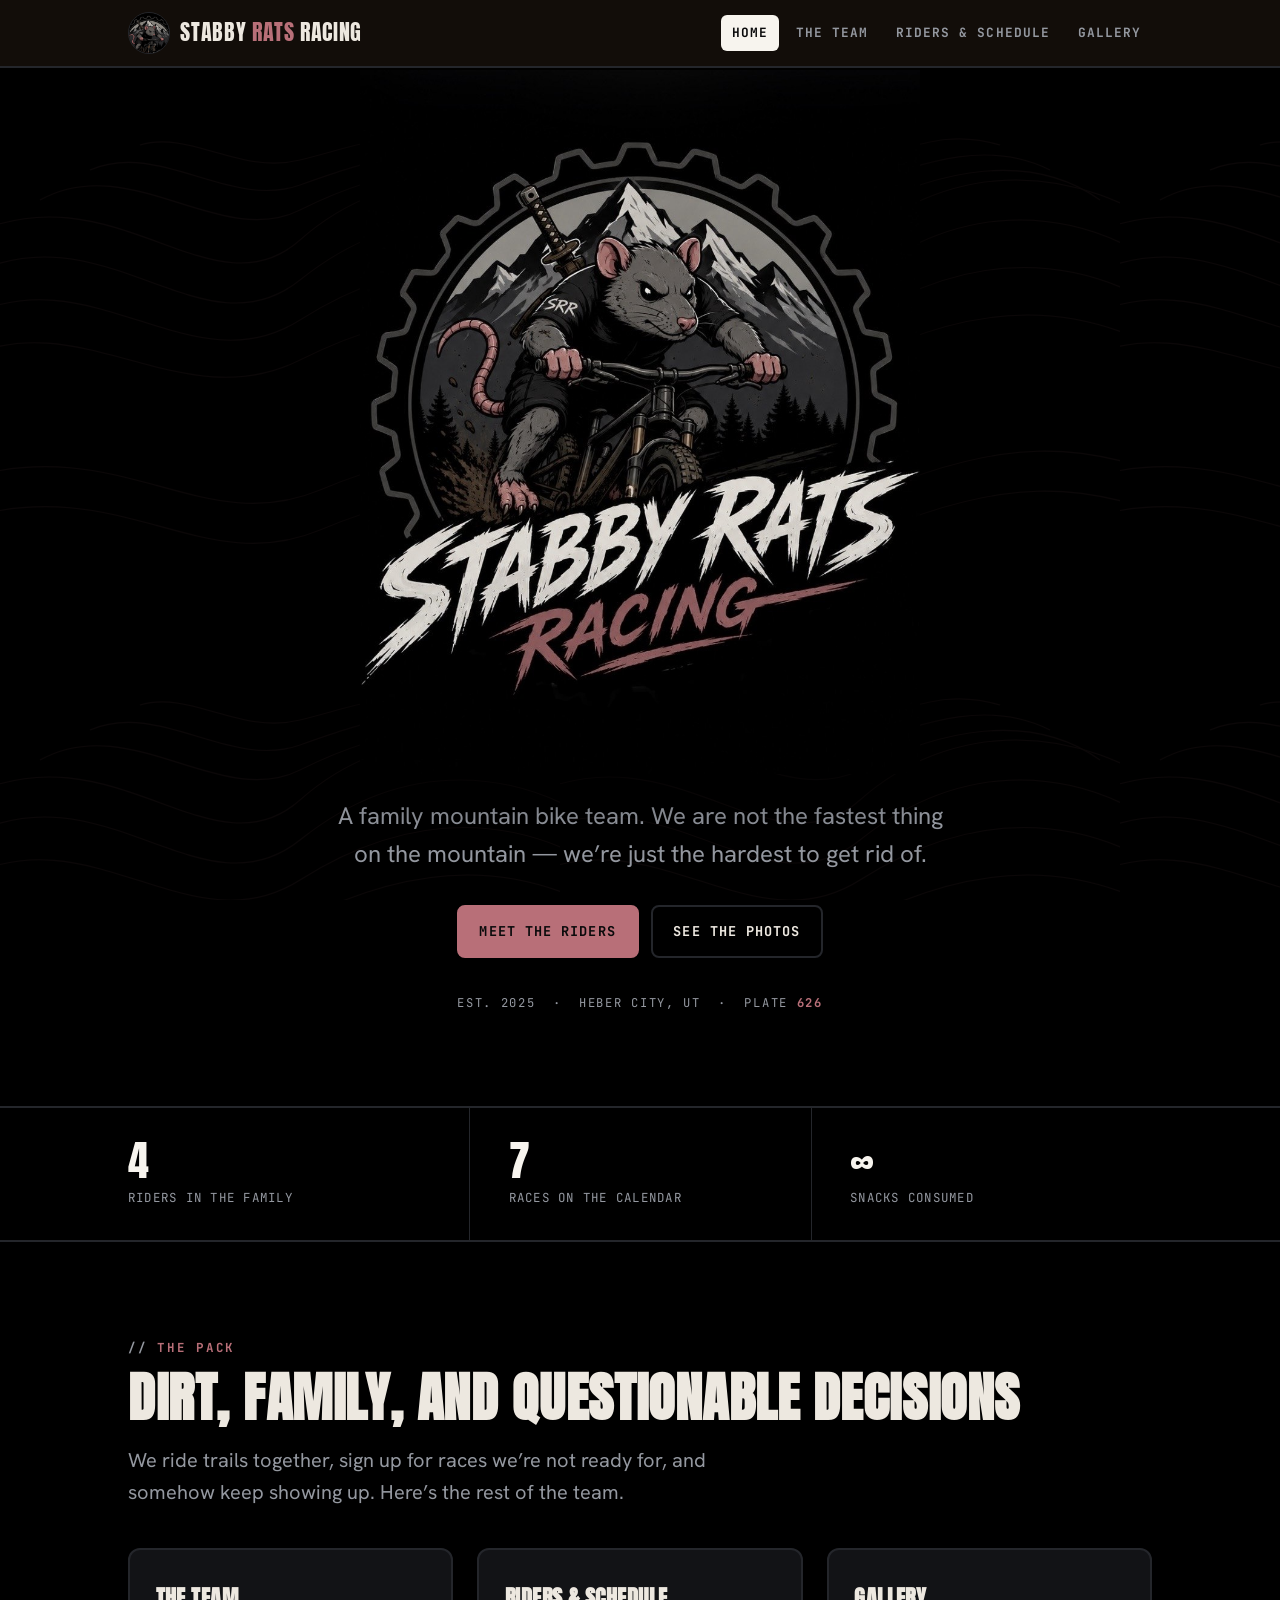
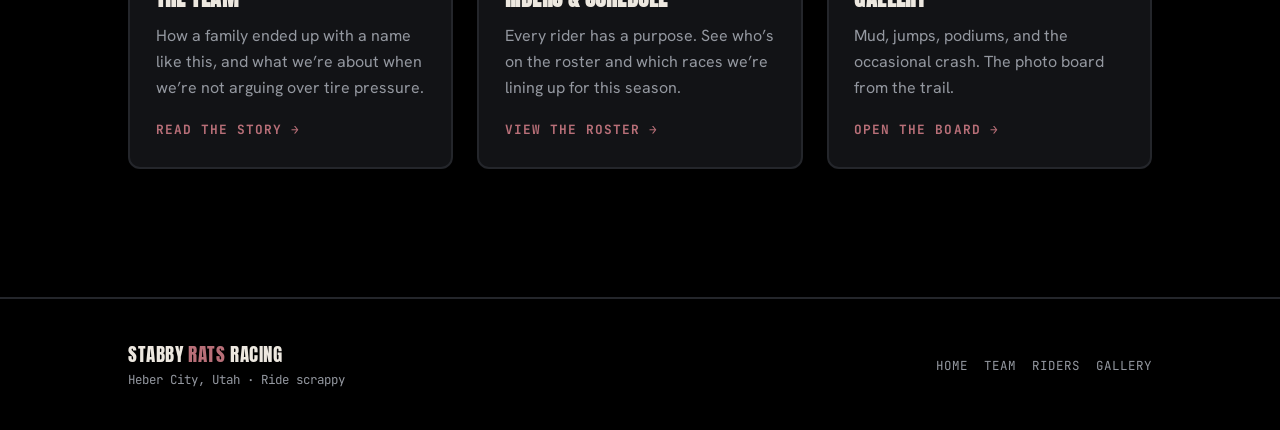
<file: index.html>
<!DOCTYPE html>
<html lang="en">
<head>
  <meta charset="UTF-8">
  <meta name="viewport" content="width=device-width, initial-scale=1.0">
  <title>Stabby Rats Racing — Family Mountain Bike Team</title>
  <meta name="description" content="Stabby Rats Racing is a family mountain biking team. Scrappy, persistent, and faster downhill than uphill.">
  <link rel="icon" href="images/logo-badge.png">
  <link rel="stylesheet" href="styles.css">
</head>
<body>
  <a class="skip" href="#main">Skip to content</a>

  <!-- ============ HEADER ============ -->
  <header class="site-header">
    <div class="wrap nav">
      <a class="brand" href="index.html">
        <img class="mark" src="images/logo-badge.png" alt="">
        <span class="wordmark">Stabby <b>Rats</b> Racing</span>
      </a>
      <button class="nav-toggle" aria-expanded="false" aria-controls="nav-links">Menu</button>
      <ul class="nav-links" id="nav-links">
        <li><a href="index.html" aria-current="page">Home</a></li>
        <li><a href="about.html">The Team</a></li>
        <li><a href="riders.html">Riders &amp; Schedule</a></li>
        <li><a href="gallery.html">Gallery</a></li>
      </ul>
    </div>
  </header>

  <main id="main">
    <!-- ============ HERO ============ -->
    <section class="hero hero--logo">
      <div class="wrap hero-inner">
        <h1 class="hero-logo-wrap">
          <img class="hero-logo" src="images/logo-full.jpg"
               alt="Stabby Rats Racing — a katana-wielding rat riding a mountain bike, inside a gear badge with mountains behind it">
        </h1>
        <p class="tagline">A family mountain bike team. We are not the fastest thing on the mountain &mdash; we&rsquo;re just the hardest to get rid of.</p>
        <div class="cta-row">
          <a class="btn" href="riders.html">Meet the riders</a>
          <a class="btn ghost" href="gallery.html">See the photos</a>
        </div>
        <p class="hero-meta">Est. 2025 &nbsp;·&nbsp; Heber City, UT &nbsp;·&nbsp; Plate <b>626</b></p>
      </div>
    </section>

    <!-- ============ HIGHLIGHTS ============ -->
    <!-- Swap these numbers for whatever you want to brag about -->
    <div class="highlights-band">
      <div class="wrap highlights">
        <div class="highlight"><div class="num">4</div><div class="cap">Riders in the family</div></div>
        <div class="highlight"><div class="num">7</div><div class="cap">Races on the calendar</div></div>
        <div class="highlight"><div class="num">∞</div><div class="cap">Snacks consumed</div></div>
      </div>
    </div>

    <!-- ============ WHAT'S HERE ============ -->
    <section class="section">
      <div class="wrap">
        <p class="eyebrow">The pack</p>
        <h2 class="section-title">Dirt, family, and questionable decisions</h2>
        <p class="lede">We ride trails together, sign up for races we&rsquo;re not ready for, and somehow keep showing up. Here&rsquo;s the rest of the team.</p>

        <div class="cards">
          <article class="card">
            <h3>The Team</h3>
            <p>How a family ended up with a name like this, and what we&rsquo;re about when we&rsquo;re not arguing over tire pressure.</p>
            <a class="more" href="about.html">Read the story →</a>
          </article>
          <article class="card">
            <h3>Riders &amp; Schedule</h3>
            <p>Every rider has a purpose. See who&rsquo;s on the roster and which races we&rsquo;re lining up for this season.</p>
            <a class="more" href="riders.html">View the roster →</a>
          </article>
          <article class="card">
            <h3>Gallery</h3>
            <p>Mud, jumps, podiums, and the occasional crash. The photo board from the trail.</p>
            <a class="more" href="gallery.html">Open the board →</a>
          </article>
        </div>
      </div>
    </section>
  </main>

  <!-- ============ FOOTER ============ -->
  <footer class="site-footer">
    <div class="wrap footer-grid">
      <div>
        <div class="wordmark">Stabby <b>Rats</b> Racing</div>
        <p>Heber City, Utah · Ride scrappy</p>
      </div>
      <ul class="footer-links">
        <li><a href="index.html">Home</a></li>
        <li><a href="about.html">Team</a></li>
        <li><a href="riders.html">Riders</a></li>
        <li><a href="gallery.html">Gallery</a></li>
      </ul>
    </div>
  </footer>

  <script src="main.js"></script>
</body>
</html>
</file>
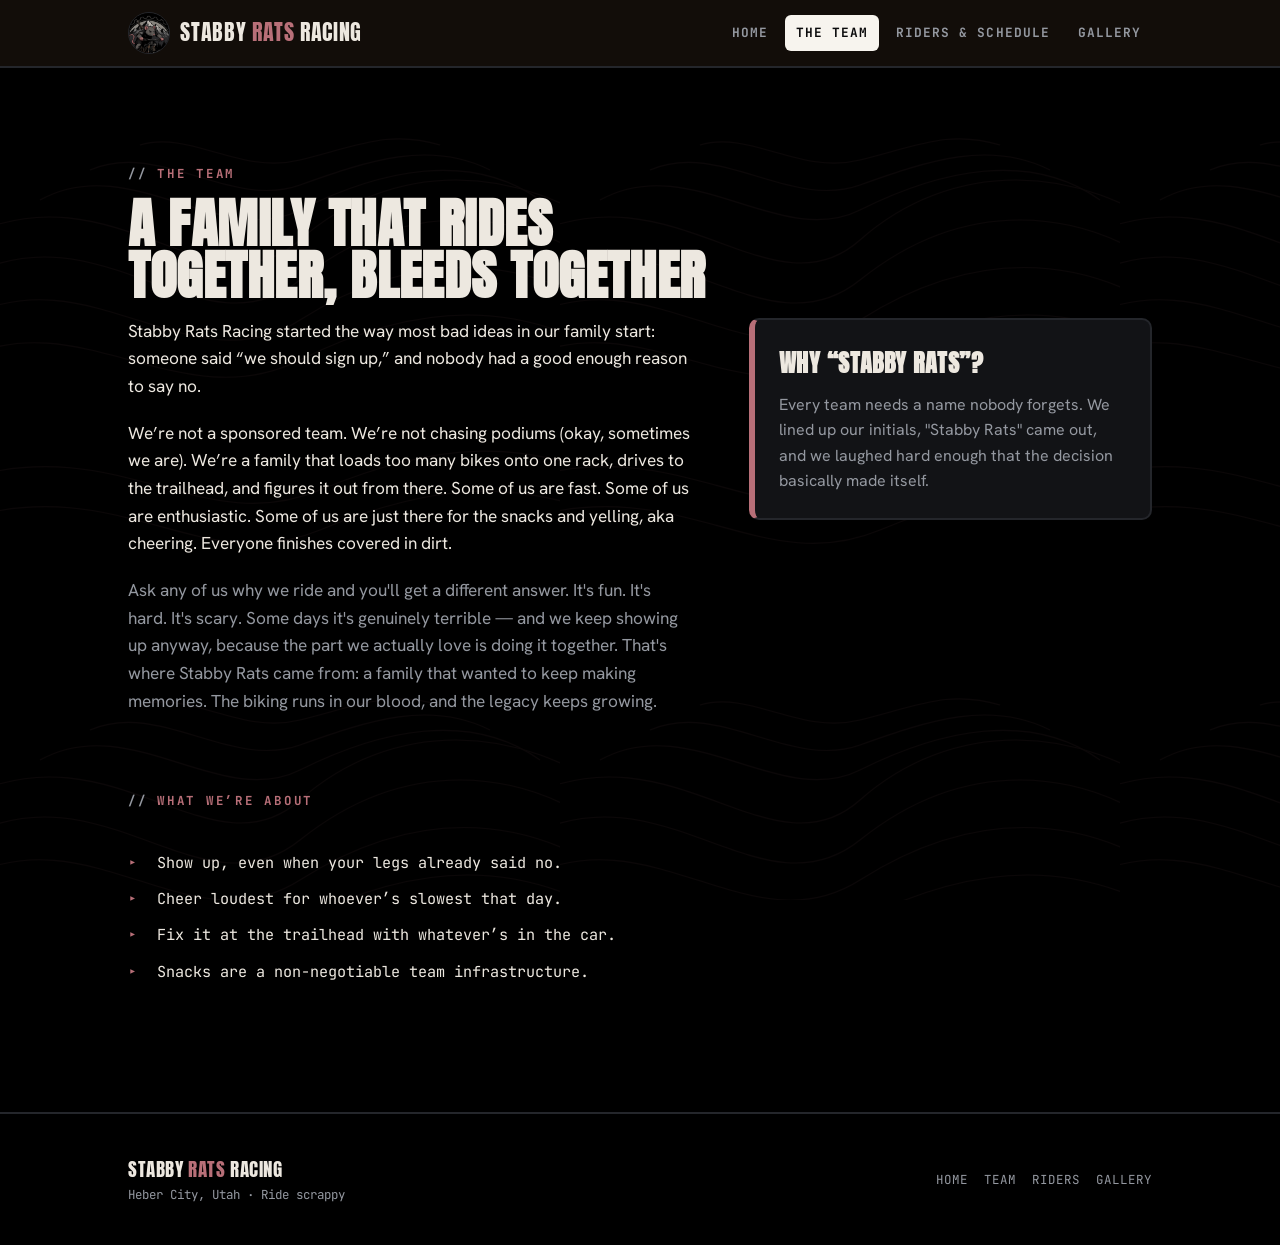
<file: about.html>
<!DOCTYPE html>
<html lang="en">
<head>
  <meta charset="UTF-8">
  <meta name="viewport" content="width=device-width, initial-scale=1.0">
  <title>The Team — Stabby Rats Racing</title>
  <meta name="description" content="The story behind Stabby Rats Racing, a family mountain biking team.">
  <link rel="icon" href="images/logo-badge.png">
  <link rel="stylesheet" href="styles.css">
</head>
<body>
  <a class="skip" href="#main">Skip to content</a>

  <header class="site-header">
    <div class="wrap nav">
      <a class="brand" href="index.html">
        <img class="mark" src="images/logo-badge.png" alt="">
        <span class="wordmark">Stabby <b>Rats</b> Racing</span>
      </a>
      <button class="nav-toggle" aria-expanded="false" aria-controls="nav-links">Menu</button>
      <ul class="nav-links" id="nav-links">
        <li><a href="index.html">Home</a></li>
        <li><a href="about.html" aria-current="page">The Team</a></li>
        <li><a href="riders.html">Riders &amp; Schedule</a></li>
        <li><a href="gallery.html">Gallery</a></li>
      </ul>
    </div>
  </header>

  <main id="main">
    <section class="section">
      <div class="wrap">
        <p class="eyebrow">The Team</p>
        <h1 class="section-title">A family that rides<br>together, bleeds together</h1>

        <div class="story-grid">
          <!-- ===== EDIT THIS: your real story goes here ===== -->
          <div class="prose">
            <p>Stabby Rats Racing started the way most bad ideas in our family start: someone said &ldquo;we should sign up,&rdquo; and nobody had a good enough reason to say no.</p>
            <p>We&rsquo;re not a sponsored team. We&rsquo;re not chasing podiums (okay, sometimes we are). We&rsquo;re a family that loads too many bikes onto one rack, drives to the trailhead, and figures it out from there. Some of us are fast. Some of us are enthusiastic. Some of us are just there for the snacks and yelling, aka cheering. Everyone finishes covered in dirt.</p>
            <p class="muted">Ask any of us why we ride and you'll get a different answer. It's fun. It's hard. It's scary. Some days it's genuinely
            terrible — and we keep showing up anyway, because the part we actually love is doing it together. That's where Stabby
            Rats came from: a family that wanted to keep making memories. The biking runs in our blood, and the legacy
            keeps growing.</p>
          </div>

          <aside class="namebox">
            <h3>Why &ldquo;Stabby Rats&rdquo;?</h3>
            <p>Every team needs a name nobody forgets. We lined up our initials, "Stabby Rats" came out, and
            we laughed hard enough that the decision basically made itself.</p>
          </aside>
        </div>

        <p class="eyebrow" style="margin-top:3.5rem">What we&rsquo;re about</p>
        <ul class="values">
          <li>Show up, even when your legs already said no.</li>
          <li>Cheer loudest for whoever&rsquo;s slowest that day.</li>
          <li>Fix it at the trailhead with whatever&rsquo;s in the car.</li>
          <li>Snacks are a non-negotiable team infrastructure.</li>
        </ul>
      </div>
    </section>
  </main>

  <footer class="site-footer">
    <div class="wrap footer-grid">
      <div>
        <div class="wordmark">Stabby <b>Rats</b> Racing</div>
        <p>Heber City, Utah · Ride scrappy</p>
      </div>
      <ul class="footer-links">
        <li><a href="index.html">Home</a></li>
        <li><a href="about.html">Team</a></li>
        <li><a href="riders.html">Riders</a></li>
        <li><a href="gallery.html">Gallery</a></li>
      </ul>
    </div>
  </footer>

  <script src="main.js"></script>
</body>
</html>
</file>
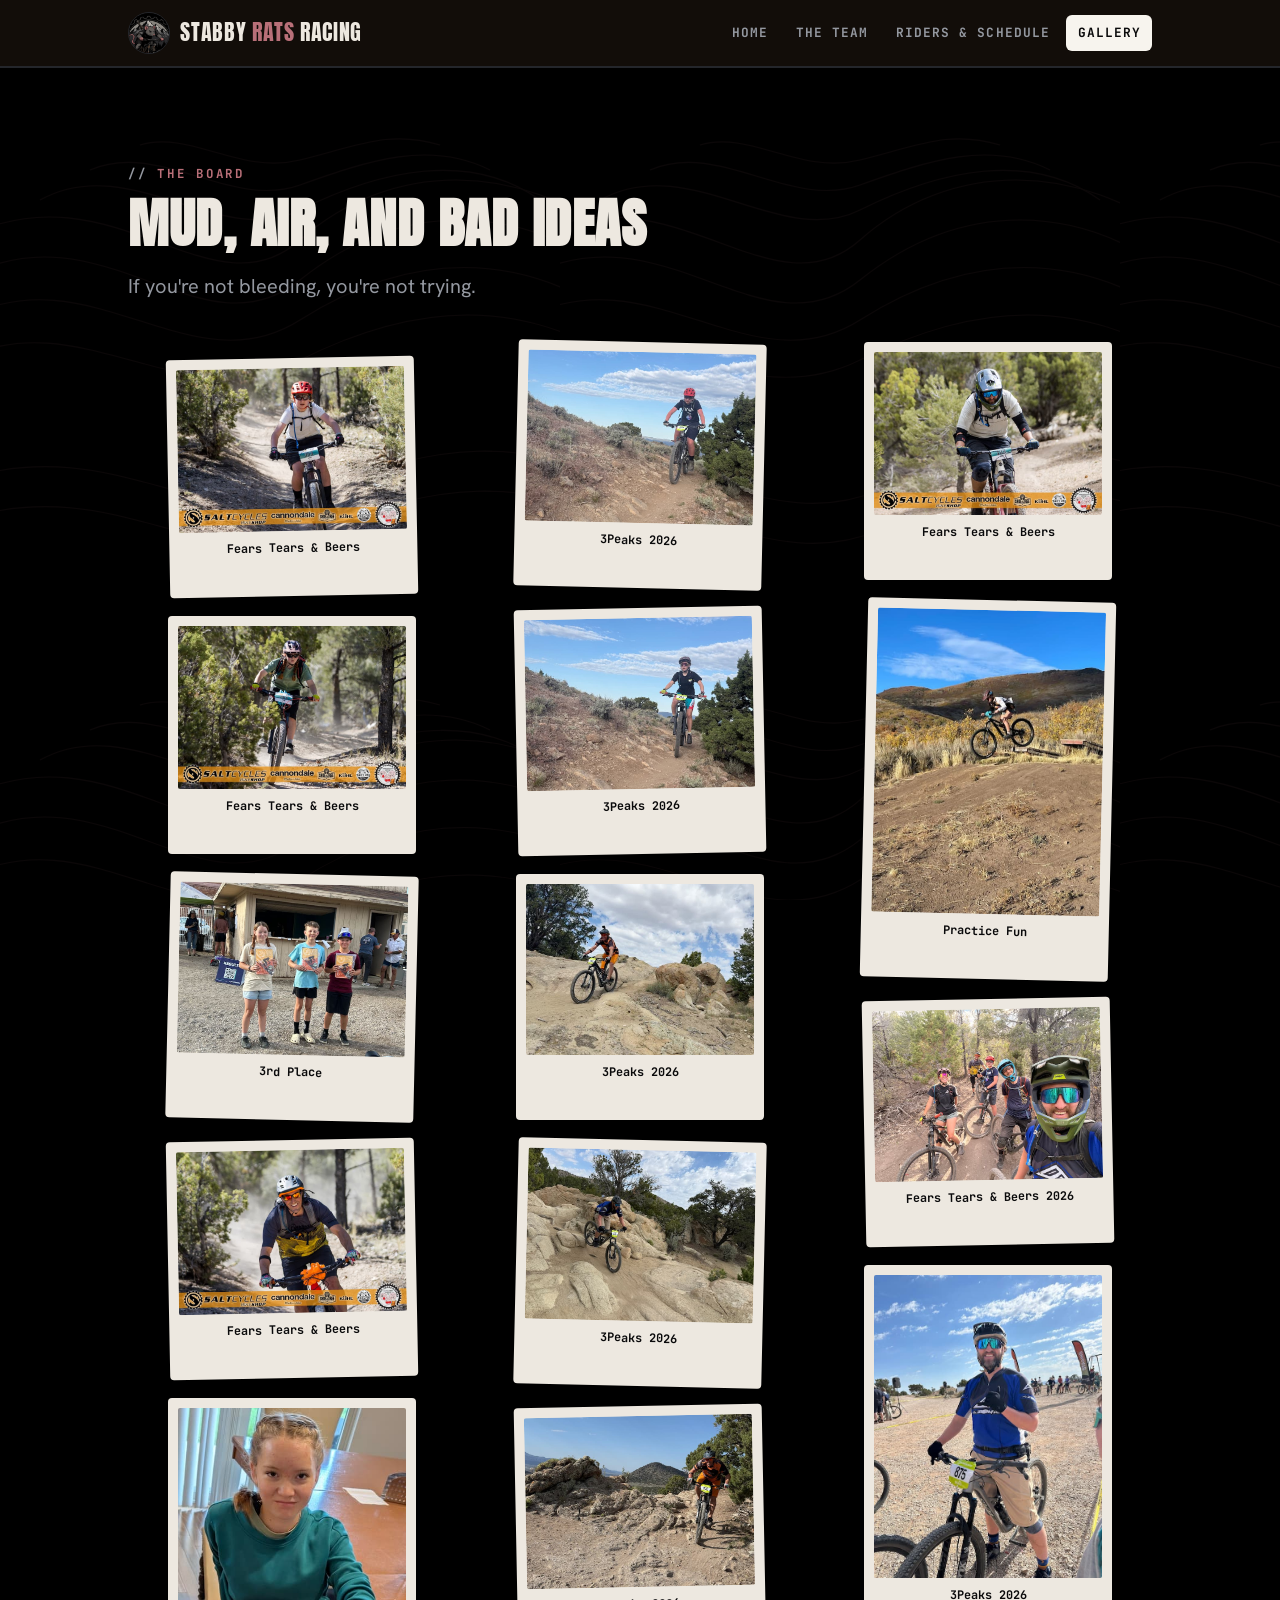
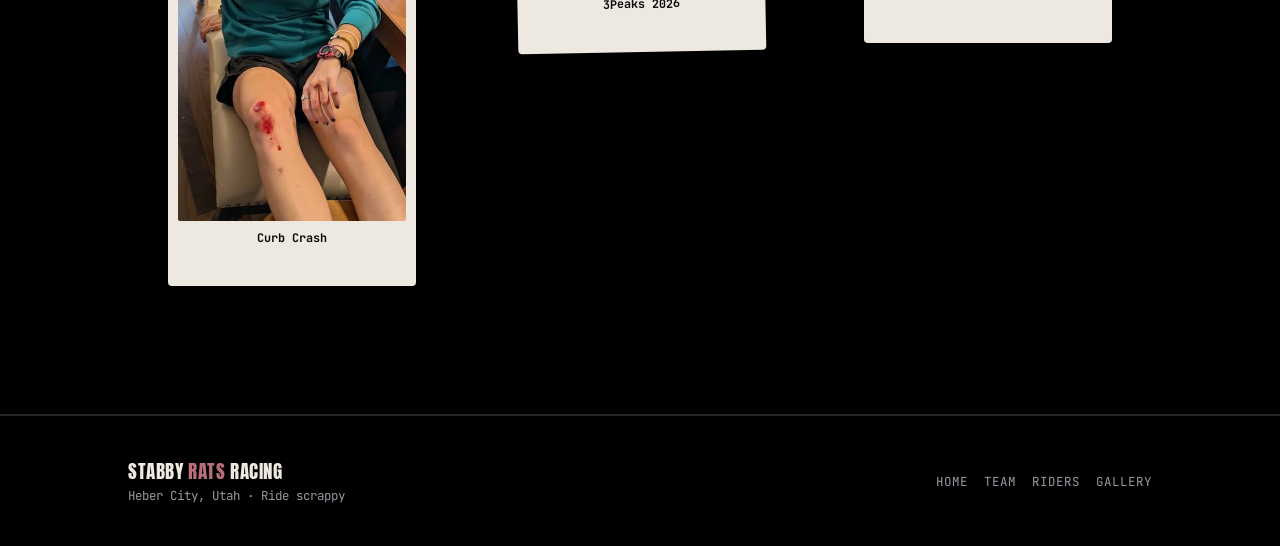
<file: gallery.html>
<!DOCTYPE html>
<html lang="en">
<head>
  <meta charset="UTF-8">
  <meta name="viewport" content="width=device-width, initial-scale=1.0">
  <title>Gallery — Stabby Rats Racing</title>
  <meta name="description" content="Photos from the trail: mud, jumps, podiums, and the occasional crash.">
  <link rel="icon" href="images/logo-badge.png">
  <link rel="stylesheet" href="styles.css">
</head>
<body>
  <a class="skip" href="#main">Skip to content</a>

  <header class="site-header">
    <div class="wrap nav">
      <a class="brand" href="index.html">
        <img class="mark" src="images/logo-badge.png" alt="">
        <span class="wordmark">Stabby <b>Rats</b> Racing</span>
      </a>
      <button class="nav-toggle" aria-expanded="false" aria-controls="nav-links">Menu</button>
      <ul class="nav-links" id="nav-links">
        <li><a href="index.html">Home</a></li>
        <li><a href="about.html">The Team</a></li>
        <li><a href="riders.html">Riders &amp; Schedule</a></li>
        <li><a href="gallery.html" aria-current="page">Gallery</a></li>
      </ul>
    </div>
  </header>

  <main id="main">
    <section class="section">
      <div class="wrap">
        <p class="eyebrow">The Board</p>
        <h1 class="section-title">Mud, air, and bad ideas</h1>
        <p class="lede">If you're not bleeding, you're not trying.</p>

        <!-- ===== EDIT THESE: drop your photos in images/gallery/ and point each src at them.
             Keep the loading="lazy" attribute so the page stays fast on phones.
             Aim for ~1200px wide, compressed (WebP or optimized JPG), under ~300KB each. -->
        <div class="gallery">
          <figure class="shot"><img src="images/gallery/joel_ftb_25.jpg" alt="Joel" loading="lazy"><figcaption class="cap">Fears Tears & Beers</figcaption></figure>
          <figure class="shot"><img src="images/gallery/layla_ftb_25.jpg" alt="Layla" loading="lazy"><figcaption class="cap">Fears Tears & Beers</figcaption></figure>
          <figure class="shot"><img src="images/gallery/layla_podium_ftb25.jpg" alt="Layla" loading="lazy"><figcaption class="cap">3rd Place</figcaption></figure>
          <figure class="shot"><img src="images/gallery/aarong_ftb_25.jpg" alt="Aaron" loading="lazy"><figcaption class="cap">Fears Tears & Beers</figcaption></figure>
          <figure class="shot"><img src="images/gallery/layla_crash.jpg" alt="Layla" loading="lazy">
            <figcaption class="cap">Curb Crash</figcaption>
          </figure>
          <figure class="shot"><img src="images/gallery/joel_3peaks-2026.jpg" alt="Joel" loading="lazy"><figcaption class="cap">3Peaks 2026</figcaption></figure>
          <figure class="shot"><img src="images/gallery/layla_3peaks-2026.jpg" alt="Layla" loading="lazy"><figcaption class="cap">3Peaks 2026</figcaption></figure>
          <figure class="shot"><img src="images/gallery/aaron2_3peaks-2026.jpg" alt="Aaron" loading="lazy"><figcaption class="cap">3Peaks 2026</figcaption></figure>
          <figure class="shot"><img src="images/gallery/big_tyler_3peaks-2026.jpg" alt="Big Tyler" loading="lazy"><figcaption class="cap">3Peaks 2026</figcaption></figure>
          <figure class="shot"><img src="images/gallery/aaron_3Peaks-2026.jpg" alt="Aaron" loading="lazy">
            <figcaption class="cap">3Peaks 2026</figcaption>
          </figure>
          <figure class="shot"><img src="images/gallery/big_tyler_ftb_25.jpg" alt="Big Tyler" loading="lazy">
            <figcaption class="cap">Fears Tears & Beers</figcaption>
          </figure>
          <figure class="shot"><img src="images/gallery/layla_steps.jpg" alt="Layla" loading="lazy">
            <figcaption class="cap">Practice Fun</figcaption>
          </figure>
          <figure class="shot"><img src="images/gallery/whole_gang_ftb26.jpg" alt="Whole Gang" loading="lazy">
            <figcaption class="cap">Fears Tears & Beers 2026</figcaption>
          </figure>
          <figure class="shot"><img src="images/gallery/big_tyler2_3peaks.jpg" alt="Big Tyler" loading="lazy">
            <figcaption class="cap">3Peaks 2026</figcaption>
          </figure>
          <!-- <figure class="shot"><img src="images/gallery/shot-5.svg" alt="Big Tyler" loading="lazy">
            <figcaption class="cap">2026</figcaption> 
          </figure> -->
        </div>
      </div>
    </section>
  </main>

  <footer class="site-footer">
    <div class="wrap footer-grid">
      <div>
        <div class="wordmark">Stabby <b>Rats</b> Racing</div>
        <p>Heber City, Utah · Ride scrappy</p>
      </div>
      <ul class="footer-links">
        <li><a href="index.html">Home</a></li>
        <li><a href="about.html">Team</a></li>
        <li><a href="riders.html">Riders</a></li>
        <li><a href="gallery.html">Gallery</a></li>
      </ul>
    </div>
  </footer>

  <script src="main.js"></script>
</body>
</html>
</file>
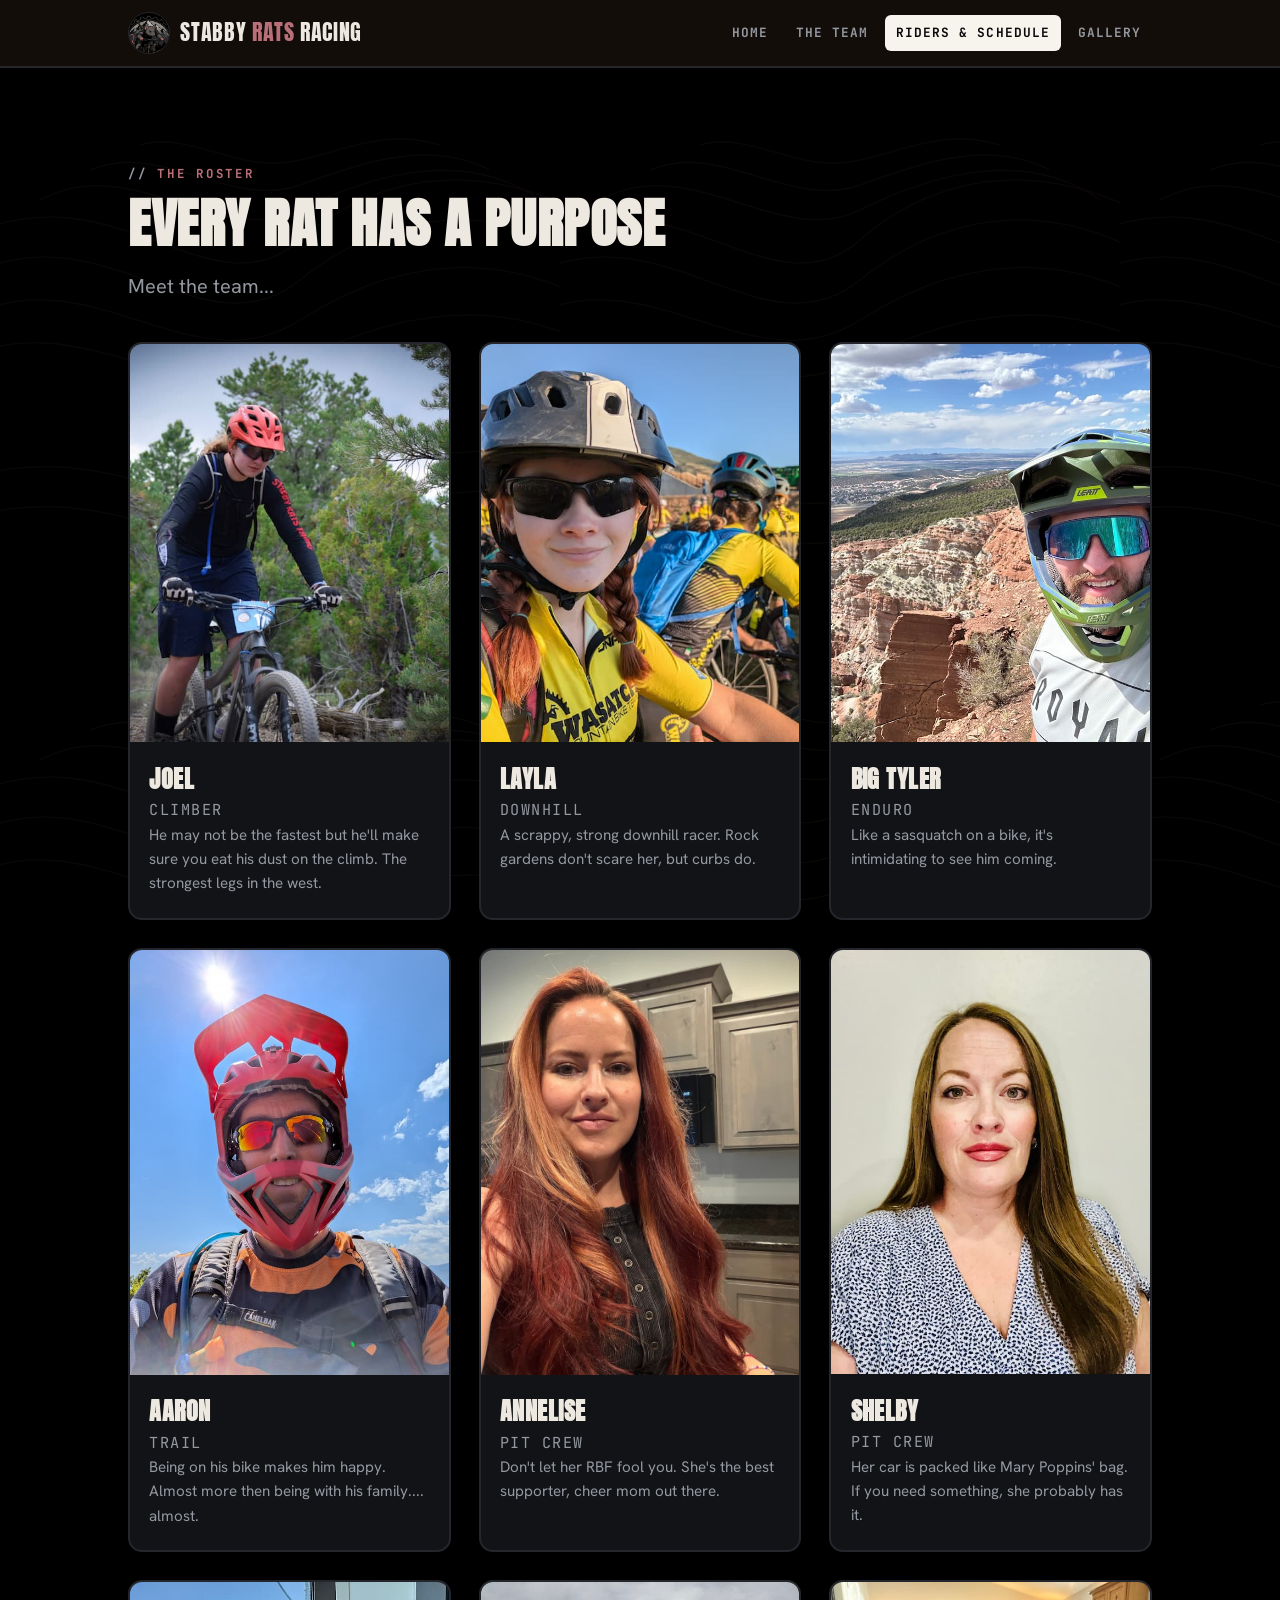
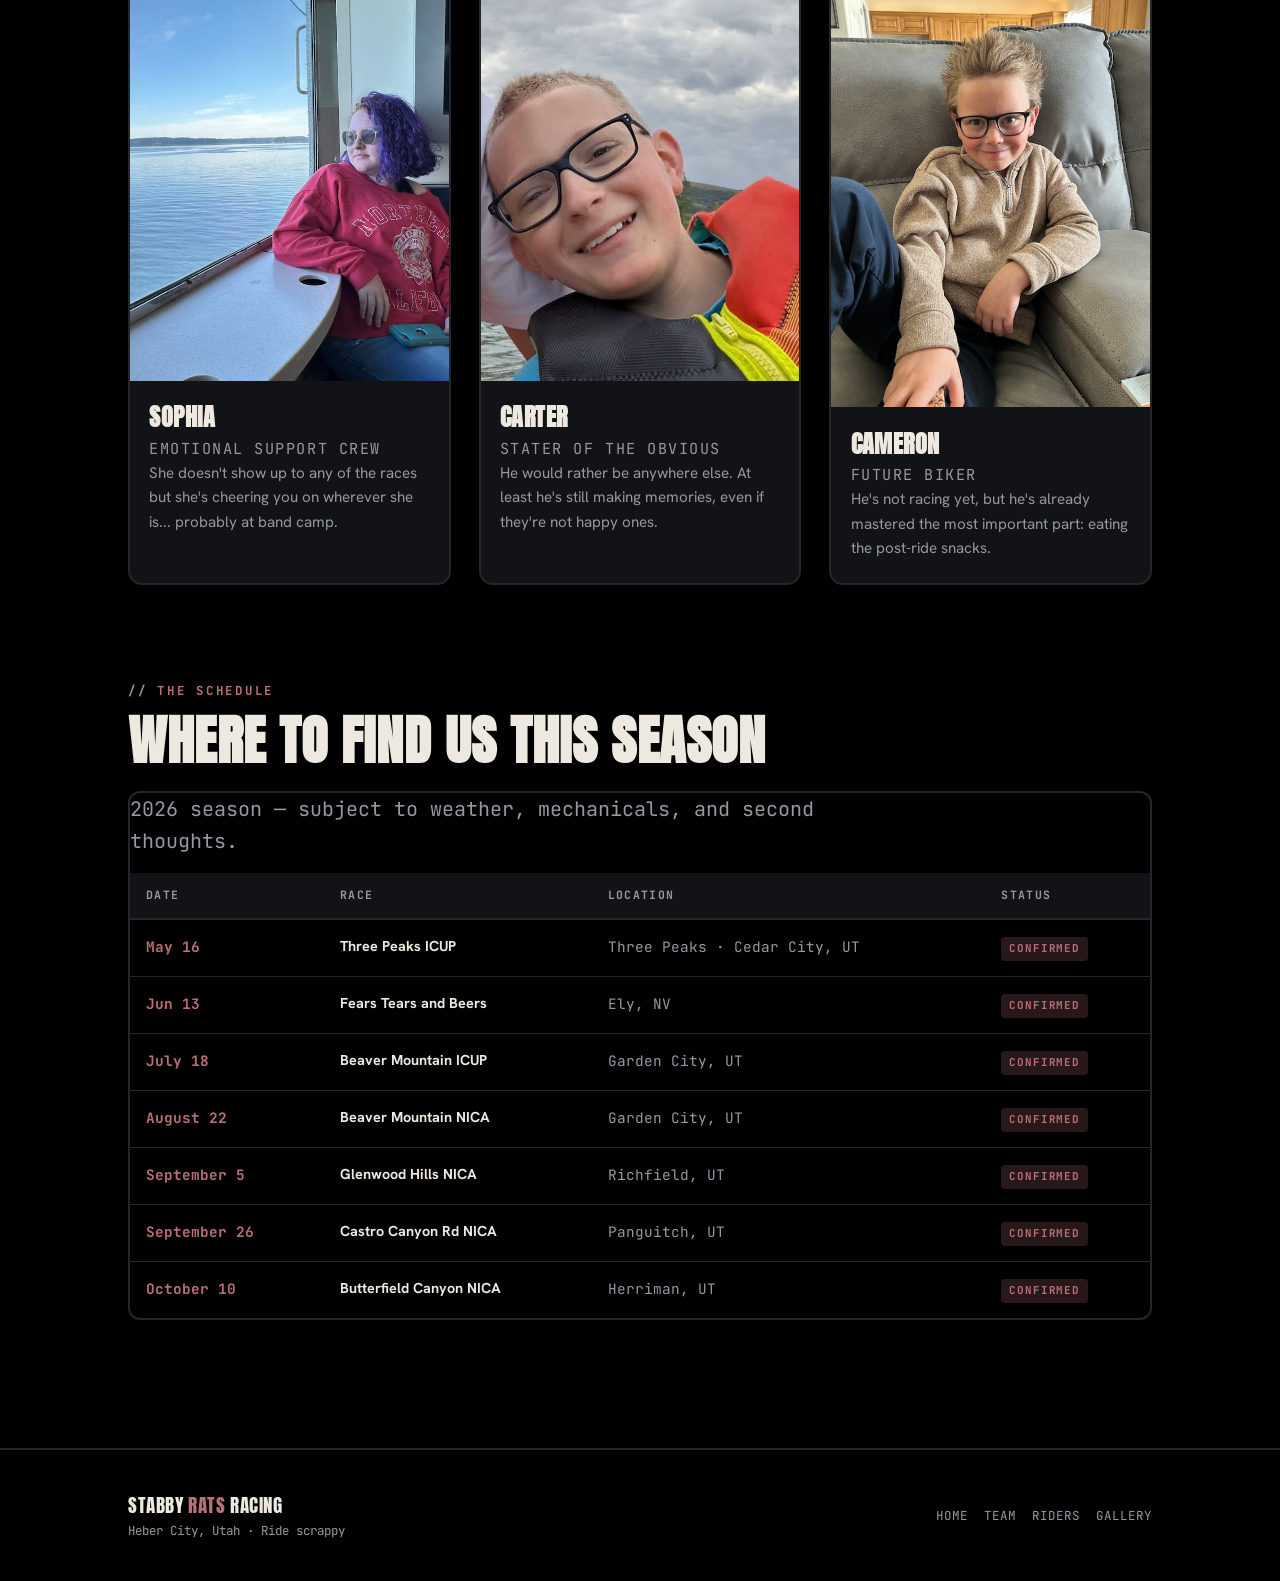
<file: riders.html>
<!DOCTYPE html>
<html lang="en">
<head>
  <meta charset="UTF-8">
  <meta name="viewport" content="width=device-width, initial-scale=1.0">
  <title>Riders &amp; Schedule — Stabby Rats Racing</title>
  <meta name="description" content="The Stabby Rats Racing rider roster and this season's race schedule.">
  <link rel="icon" href="images/logo-badge.png">
  <link rel="stylesheet" href="styles.css">
</head>
<body>
  <a class="skip" href="#main">Skip to content</a>

  <header class="site-header">
    <div class="wrap nav">
      <a class="brand" href="index.html">
        <img class="mark" src="images/logo-badge.png" alt="">
        <span class="wordmark">Stabby <b>Rats</b> Racing</span>
      </a>
      <button class="nav-toggle" aria-expanded="false" aria-controls="nav-links">Menu</button>
      <ul class="nav-links" id="nav-links">
        <li><a href="index.html">Home</a></li>
        <li><a href="about.html">The Team</a></li>
        <li><a href="riders.html" aria-current="page">Riders &amp; Schedule</a></li>
        <li><a href="gallery.html">Gallery</a></li>
      </ul>
    </div>
  </header>

  <main id="main">
    <!-- ============ ROSTER ============ -->
    <section class="section">
      <div class="wrap">
        <p class="eyebrow">The Roster</p>
        <h1 class="section-title">Every rat has a purpose</h1>
        <p class="lede">Meet the team...</p>

        <!-- ===== One .rider block per family member =====
             Recommended photo size: ~800×1000px (4:5), under ~300KB. -->
        <div class="roster">
          <article class="rider">
            <div class="rider-photo">
              <img src="images/riders/joel_profile.jpg" alt="Rider portrait placeholder" width="400" height="500">
            </div>
            <div class="rider-body">
              <h3>Joel</h3>
              <p class="rider-disc">Climber</p>
              <p>He may not be the fastest but he'll make sure you eat his dust on the climb. The strongest legs in the west.</p>
            </div>
          </article>

          <article class="rider">
            <div class="rider-photo">
              <img src="images/riders/layla_bio.jpg" alt="Rider portrait placeholder" width="400" height="500" loading="lazy">
            </div>
            <div class="rider-body">
              <h3>Layla</h3>
              <p class="rider-disc">Downhill</p>
              <p>A scrappy, strong downhill racer. Rock gardens don't scare her, but curbs do.</p>
            </div>
          </article>

          <article class="rider">
            <div class="rider-photo">
              <img src="images/riders/big_tyler_profile.jpg" alt="Rider portrait placeholder" width="400" height="500" loading="lazy">
            </div>
            <div class="rider-body">
              <h3>Big Tyler</h3>
              <p class="rider-disc">Enduro</p>
              <p>Like a sasquatch on a bike, it's intimidating to see him coming.</p>
            </div>
          </article>

          <article class="rider">
            <div class="rider-photo">
              <img src="images/riders/aaron_bio.jpg" alt="Rider portrait placeholder" width="400" height="500" loading="lazy">
            </div>
            <div class="rider-body">
              <h3>Aaron</h3>
              <p class="rider-disc">Trail</p>
              <p>Being on his bike makes him happy. Almost more then being with his family.... almost.</p>
            </div>
          </article>

          <article class="rider">
            <div class="rider-photo">
              <img src="images/riders/annelise_profile.jpg" alt="Rider portrait placeholder" width="400" height="500" loading="lazy">
            </div>
            <div class="rider-body">
              <h3>Annelise</h3>
              <p class="rider-disc">Pit Crew</p>
              <p>Don't let her RBF fool you. She's the best supporter, cheer mom out there.</p>
            </div>
          </article>

          <article class="rider">
            <div class="rider-photo">
              <img src="images/riders/shelby_profile.jpg" alt="Rider portrait placeholder" width="400" height="500" loading="lazy">
            </div>
            <div class="rider-body">
              <h3>Shelby</h3>
              <p class="rider-disc">Pit Crew</p>
              <p>Her car is packed like Mary Poppins' bag. If you need something, she probably has it.</p>
            </div>
          </article>

          <article class="rider">
            <div class="rider-photo">
              <img src="images/riders/sophia_profile.jpg" alt="Rider portrait placeholder" width="400" height="500" loading="lazy">
            </div>
            <div class="rider-body">
              <h3>Sophia</h3>
              <p class="rider-disc">Emotional Support Crew</p>
              <p>She doesn't show up to any of the races but she's cheering you on wherever she is... probably at band camp.</p>
            </div>
          </article>

          <article class="rider">
            <div class="rider-photo">
              <img src="images/riders/carter_profile.jpg" alt="Rider portrait placeholder" width="400" height="500" loading="lazy">
            </div>
            <div class="rider-body">
              <h3>Carter</h3>
              <p class="rider-disc">Stater of the Obvious</p>
              <p>He would rather be anywhere else. At least he's still making memories, even if they're not happy ones.</p>
            </div>
          </article>

          <article class="rider">
            <div class="rider-photo">
              <img src="images/riders/cambo_profile.jpg" alt="Rider portrait placeholder" width="400" height="500" loading="lazy">
            </div>
            <div class="rider-body">
              <h3>Cameron</h3>
              <p class="rider-disc">Future Biker</p>
              <p>He's not racing yet, but he's already mastered the most important part: eating the post-ride snacks.</p>
            </div>
          </article>
        </div>
      </div>
    </section>

    <!-- ============ SCHEDULE ============ -->
    <section class="section" style="padding-top:0">
      <div class="wrap">
        <p class="eyebrow">The Schedule</p>
        <h2 class="section-title">Where to find us this season</h2>

        <!-- ===== Race Schedule ===== -->
        <div class="sheet">
          <table>
            <caption class="lede">2026 season &mdash; subject to weather, mechanicals, and second thoughts.</caption>
            <thead>
              <tr>
                <th scope="col">Date</th>
                <th scope="col">Race</th>
                <th scope="col">Location</th>
                <th scope="col">Status</th>
              </tr>
            </thead>
            <tbody>
              <tr>
                <td class="date">May 16</td>
                <td class="race">Three Peaks ICUP</td>
                <td class="loc">Three Peaks · Cedar City, UT</td>
                <td><span class="tag confirmed">Confirmed</span></td>
              </tr>
              <tr>
                <td class="date">Jun 13</td>
                <td class="race">Fears Tears and Beers</td>
                <td class="loc">Ely, NV</td>
                <td><span class="tag confirmed">Confirmed</span></td>
              </tr>
              <tr>
                <td class="date">July 18</td>
                <td class="race">Beaver Mountain ICUP</td>
                <td class="loc">Garden City, UT</td>
                <td><span class="tag confirmed">Confirmed</span></td>
              </tr>
              <tr>
                <td class="date">August 22</td>
                <td class="race">Beaver Mountain NICA</td>
                <td class="loc">Garden City, UT</td>
                <td><span class="tag confirmed">Confirmed</span></td>
              </tr>
              <tr>
                <td class="date">September 5</td>
                <td class="race">Glenwood Hills NICA</td>
                <td class="loc">Richfield, UT</td>
                <td><span class="tag confirmed">Confirmed</span></td>
              </tr>
              <tr>
                <td class="date">September 26</td>
                <td class="race">Castro Canyon Rd NICA</td>
                <td class="loc">Panguitch, UT</td>
                <td><span class="tag confirmed">Confirmed</span></td>
              </tr>
              <tr>
                <td class="date">October 10</td>
                <td class="race">Butterfield Canyon NICA</td>
                <td class="loc">Herriman, UT</td>
                <td><span class="tag confirmed">Confirmed</span></td>
              </tr>
            </tbody>
          </table>
        </div>
      </div>
    </section>
  </main>

  <footer class="site-footer">
    <div class="wrap footer-grid">
      <div>
        <div class="wordmark">Stabby <b>Rats</b> Racing</div>
        <p>Heber City, Utah · Ride scrappy</p>
      </div>
      <ul class="footer-links">
        <li><a href="index.html">Home</a></li>
        <li><a href="about.html">Team</a></li>
        <li><a href="riders.html">Riders</a></li>
        <li><a href="gallery.html">Gallery</a></li>
      </ul>
    </div>
  </footer>

  <script src="main.js"></script>
</body>
</html>
</file>
<file: styles.css>
/* =========================================================
   STABBY RATS RACING — shared styles
   Design tokens: dirt & hazard. Signature: race number plates.
   ========================================================= */

@import url('https://fonts.googleapis.com/css2?family=Anton&family=Hanken+Grotesk:wght@400;500;600;700;800&family=JetBrains+Mono:wght@400;700&display=swap');

:root {
  /* color — matched to the Stabby Rats logo */
  --loam:    #000000;   /* base background — pure black, like the logo field */
  --bark:    #121316;   /* raised panels */
  --bark-2:  #24262B;   /* borders / lighter panel — steel charcoal */
  --bone:    #EDE8E0;   /* primary text — brushstroke white, softened */
  --bone-dim:#9498A0;   /* muted text — cool gray */
  --blaze:   #B86F78;   /* primary accent — dusty rose ("RACING") */
  --rose-deep:#8D565B;  /* true logo rose — borders & detail */
  --plate:   #F7F4EE;   /* plate / headline white — bright */
  --moss:    #5B5F66;   /* secondary — the rat's steel gray */
  --ink:     #0A0A0B;   /* near-black for text on light plates */

  /* type */
  --display: 'Anton', sans-serif;
  --body:    'Hanken Grotesk', system-ui, sans-serif;
  --mono:    'JetBrains Mono', ui-monospace, monospace;

  /* layout */
  --wrap: 1120px;
  --gutter: clamp(1.25rem, 4vw, 3rem);
}

/* ---------- reset-ish ---------- */
*, *::before, *::after { box-sizing: border-box; }
html { scroll-behavior: smooth; }
@media (prefers-reduced-motion: reduce) {
  html { scroll-behavior: auto; }
  *, *::before, *::after { animation: none !important; transition: none !important; }
}
body {
  margin: 0;
  font-family: var(--body);
  color: var(--bone);
  background-color: var(--loam);
  /* topographic contour lines — a faint trail map under everything */
  background-image: url("data:image/svg+xml,%3Csvg xmlns='http://www.w3.org/2000/svg' width='560' height='560' viewBox='0 0 560 560'%3E%3Cg fill='none' stroke='%23B86F78' stroke-width='1.1' opacity='0.06'%3E%3Cpath d='M-40 360 C 80 300 180 420 300 360 S 520 300 620 360'/%3E%3Cpath d='M-40 320 C 90 250 190 390 300 320 S 520 250 620 320'/%3E%3Cpath d='M-40 280 C 100 200 200 360 300 280 S 520 200 620 280'/%3E%3Cpath d='M-40 240 C 110 160 210 320 300 240 S 520 160 620 240'/%3E%3Cpath d='M40 200 C 130 150 220 250 300 210 S 470 150 540 200'/%3E%3Cpath d='M90 170 C 160 140 230 210 300 185 S 430 140 490 170'/%3E%3Cpath d='M140 145 C 190 130 240 175 300 160 S 390 130 440 145'/%3E%3Cpath d='M-40 480 C 120 430 200 540 320 490 S 520 440 620 480'/%3E%3Cpath d='M-40 520 C 120 470 200 580 320 530 S 520 480 620 520'/%3E%3C/g%3E%3C/svg%3E");
  background-attachment: fixed;
  line-height: 1.6;
  -webkit-font-smoothing: antialiased;
}

img { max-width: 100%; display: block; }
a { color: var(--blaze); text-decoration: none; }
a:hover { text-decoration: underline; }

.wrap { width: min(var(--wrap), 100%); margin-inline: auto; padding-inline: var(--gutter); }

/* ---------- skip link / a11y ---------- */
.skip {
  position: absolute; left: -999px; top: 0; z-index: 100;
  background: var(--plate); color: var(--ink); padding: .6rem 1rem;
  font-family: var(--mono); font-weight: 700;
}
.skip:focus { left: .5rem; top: .5rem; }
:focus-visible { outline: 3px solid var(--plate); outline-offset: 3px; }



/* =========================================================
   HEADER / NAV
   ========================================================= */
.site-header {
  position: sticky; top: 0; z-index: 50;
  background: rgba(21,16,11,.86);
  backdrop-filter: blur(8px);
  border-bottom: 2px solid var(--bark-2);
}
.nav {
  display: flex; align-items: center; justify-content: space-between;
  gap: 1rem; padding-block: .75rem;
}
.brand { display: flex; align-items: center; gap: .65rem; }
.brand:hover { text-decoration: none; }
.brand .mark { width: 42px; height: 42px; flex: none; border-radius: 50%; border: 1.5px solid var(--bark-2); }
.brand .wordmark {
  font-family: var(--display);
  font-size: 1.35rem;
  color: var(--bone);
  letter-spacing: .03em;
  text-transform: uppercase;
  line-height: 1;
}
.brand .wordmark b { color: var(--blaze); font-weight: 400; }

.nav-links { display: flex; gap: .35rem; align-items: center; list-style: none; margin: 0; padding: 0; }
.nav-links a {
  display: block;
  font-family: var(--mono); font-size: .8rem; font-weight: 700;
  text-transform: uppercase; letter-spacing: .08em;
  color: var(--bone-dim); padding: .5rem .7rem; border-radius: 6px;
}
.nav-links a:hover { color: var(--bone); background: var(--bark); text-decoration: none; }
.nav-links a[aria-current="page"] { color: var(--ink); background: var(--plate); }

.nav-toggle {
  display: none; background: var(--bark); color: var(--bone);
  border: 2px solid var(--bark-2); border-radius: 6px;
  font-family: var(--mono); font-weight: 700; font-size: .8rem;
  padding: .5rem .8rem; cursor: pointer; text-transform: uppercase; letter-spacing: .08em;
}

@media (max-width: 720px) {
  .nav-toggle { display: block; }
  .nav-links {
    position: absolute; top: 100%; left: 0; right: 0;
    flex-direction: column; align-items: stretch; gap: 0;
    background: var(--loam); border-bottom: 2px solid var(--bark-2);
    padding: .5rem var(--gutter) 1rem;
    display: none;
  }
  .nav-links.open { display: flex; }
  .nav-links a { padding: .85rem .7rem; border-radius: 6px; }
}

/* =========================================================
   GENERIC SECTION BITS
   ========================================================= */
.eyebrow {
  font-family: var(--mono); font-size: .78rem; font-weight: 700;
  text-transform: uppercase; letter-spacing: .22em; color: var(--blaze);
  margin: 0 0 .9rem;
}
.eyebrow::before { content: "// "; color: var(--bone-dim); }

.section { padding-block: clamp(3.5rem, 8vw, 6rem); }
.section-title {
  font-family: var(--display); text-transform: uppercase;
  font-size: clamp(2rem, 6vw, 3.4rem); line-height: .95;
  letter-spacing: .01em; margin: 0 0 1rem; color: var(--bone);
}
.lede { font-size: clamp(1.05rem, 2.2vw, 1.25rem); color: var(--bone-dim); max-width: 60ch; }

.btn {
  display: inline-flex; align-items: center; gap: .5rem;
  font-family: var(--mono); font-weight: 700; text-transform: uppercase;
  letter-spacing: .08em; font-size: .85rem;
  background: var(--blaze); color: var(--ink);
  padding: .85rem 1.3rem; border-radius: 8px; border: 2px solid var(--blaze);
}
.btn:hover { background: transparent; color: var(--blaze); text-decoration: none; }
.btn.ghost { background: transparent; color: var(--bone); border-color: var(--bark-2); }
.btn.ghost:hover { border-color: var(--blaze); color: var(--blaze); }

/* =========================================================
   HERO (home)
   ========================================================= */
.hero { position: relative; padding-block: clamp(4rem, 12vw, 8rem); overflow: hidden; }

/* logo-led hero — the real artwork is the centerpiece */
.visually-hidden {
  position: absolute; width: 1px; height: 1px; padding: 0; margin: -1px;
  overflow: hidden; clip: rect(0 0 0 0); white-space: nowrap; border: 0;
}
.hero--logo {
  text-align: center;
  padding-top: 0.10rem;
  padding-bottom: clamp(2.5rem, 7vw, 5rem);
}
.hero-inner { display: flex; flex-direction: column; align-items: center; }
.hero-logo-wrap { margin: 0; }
.hero-logo {
  width: min(560px, 86vw); height: auto; margin-inline: auto;
  filter: drop-shadow(0 14px 30px rgba(0,0,0,.6));
}
.hero--logo .tagline {
  font-size: clamp(1.1rem, 2.6vw, 1.45rem); color: var(--bone-dim);
  margin: 1.6rem auto 2rem; max-width: 44ch;
}
.hero--logo .cta-row { display: flex; flex-wrap: wrap; gap: .75rem; justify-content: center; }
.hero-meta {
  font-family: var(--mono); font-size: .76rem; text-transform: uppercase;
  letter-spacing: .14em; color: var(--bone-dim); margin-top: 2.25rem;
}
.hero-meta b { color: var(--blaze); font-weight: 700; }
.hero-plate {
  display: inline-flex; align-items: center; gap: .75rem;
  padding: .5rem 1rem; margin-bottom: 1.5rem;
}
.hero-plate .plate-num { font-size: 1.6rem; }
.hero-plate .label {
  font-family: var(--mono); font-size: .72rem; font-weight: 700;
  text-transform: uppercase; letter-spacing: .12em; text-align: left; line-height: 1.2;
}
.hero h1 {
  font-family: var(--display); text-transform: uppercase;
  font-size: clamp(3rem, 14vw, 9rem); line-height: .82;
  letter-spacing: .005em; margin: 0; color: var(--bone);
  text-shadow: 0 4px 0 rgba(0,0,0,.35);
}
.hero h1 .stab { color: var(--blaze); display: inline-block; transform: rotate(-3deg); }
.hero .tagline {
  font-size: clamp(1.1rem, 2.6vw, 1.5rem); color: var(--bone-dim);
  margin: 1.4rem 0 2rem; max-width: 48ch;
}
.hero .cta-row { display: flex; flex-wrap: wrap; gap: .75rem; }

/* highlight strip */
.highlights-band { border-block: 2px solid var(--bark-2); }
.highlights { display: grid; grid-template-columns: repeat(3, 1fr); }
.highlight { padding: 2rem clamp(1.25rem, 3vw, 2.5rem); }
.highlight:first-child { padding-left: 0; }
.highlight:last-child  { padding-right: 0; }
.highlight + .highlight { border-left: 1px solid var(--bark-2); }
.highlight .num { font-family: var(--display); font-size: 2.6rem; color: var(--plate); line-height: 1; }
.highlight .cap { font-family: var(--mono); font-size: .78rem; text-transform: uppercase; letter-spacing: .1em; color: var(--bone-dim); margin-top: .4rem; }
@media (max-width: 640px) {
  .highlights { grid-template-columns: 1fr; }
  .highlight { padding: 1.6rem 0 !important; }
  .highlight + .highlight { border-left: none; border-top: 1px solid var(--bark-2); }
}

/* feature cards on home */
.cards { display: grid; grid-template-columns: repeat(auto-fit, minmax(240px,1fr)); gap: 1.5rem; margin-top: 2.5rem; }
.card {
  background: var(--bark); border: 2px solid var(--bark-2); border-radius: 12px;
  padding: 1.6rem; transition: transform .2s ease, border-color .2s ease;
}
.card:hover { transform: translateY(-4px); border-color: var(--blaze); }
.card h3 { font-family: var(--display); text-transform: uppercase; font-size: 1.4rem; margin: .25rem 0 .5rem; letter-spacing: .02em; }
.card p { color: var(--bone-dim); margin: 0 0 1rem; }
.card .more { font-family: var(--mono); font-size: .8rem; font-weight: 700; text-transform: uppercase; letter-spacing: .08em; }

/* =========================================================
   ABOUT
   ========================================================= */
.prose { max-width: 65ch; }
.prose p { font-size: 1.08rem; color: var(--bone); margin: 0 0 1.2rem; }
.prose p.muted { color: var(--bone-dim); }
.story-grid { display: grid; grid-template-columns: 1.4fr 1fr; gap: clamp(1.5rem,5vw,3.5rem); align-items: start; }
@media (max-width: 820px) { .story-grid { grid-template-columns: 1fr; } }

.namebox {
  background: var(--bark); border: 2px solid var(--bark-2); border-left: 6px solid var(--blaze);
  border-radius: 10px; padding: 1.5rem;
}
.namebox h3 { font-family: var(--display); text-transform: uppercase; margin: 0 0 .6rem; font-size: 1.5rem; letter-spacing: .02em; }
.namebox p { color: var(--bone-dim); margin: 0; }

.values { list-style: none; margin: 2.5rem 0 0; padding: 0; display: grid; gap: .75rem; }
.values li {
  font-family: var(--mono); font-size: .95rem; color: var(--bone);
  padding-left: 1.8rem; position: relative;
}
.values li::before { content: "▸"; position: absolute; left: 0; color: var(--blaze); }

/* =========================================================
   RIDERS
   ========================================================= */
.roster { display: grid; grid-template-columns: repeat(auto-fit, minmax(250px,1fr)); gap: 1.75rem; margin-top: 2.5rem; }
.rider {
  background: var(--bark); border: 2px solid var(--bark-2); border-radius: 14px;
  overflow: hidden; display: flex; flex-direction: column;
  transition: transform .2s ease, border-color .2s ease;
}
.rider:hover { transform: translateY(-5px); border-color: var(--plate); }
.rider-photo { position: relative; aspect-ratio: 4/5; background: var(--bark-2); }
.rider-photo img { width: 100%; height: 100%; object-fit: cover; }
.rider-plate {
  position: absolute; top: 12px; right: 12px;
  width: 58px; height: 46px; display: grid; place-items: center;
}
.rider-plate .plate-num { font-size: 1.7rem; }
.rider-body { padding: 1.1rem 1.2rem 1.4rem; }
.rider-body h3 { font-family: var(--display); text-transform: uppercase; font-size: 1.5rem; margin: 0; letter-spacing: .02em; }
.rider-disc { font-family: var(--mono); font-size: .76rem; text-transform: uppercase; letter-spacing: .1em; color: var(--blaze); margin: .3rem 0 .8rem; }
.rider-body p { color: var(--bone-dim); font-size: .95rem; margin: 0; }

/* schedule / timing sheet */
.sheet { margin-top: 1.5rem; border: 2px solid var(--bark-2); border-radius: 12px; overflow: hidden; }
.sheet table { width: 100%; border-collapse: collapse; font-family: var(--mono); font-size: .9rem; }
.sheet caption { caption-side: top; text-align: left; padding: 0 0 1rem; }
.sheet thead th {
  background: var(--bark); text-align: left; padding: .85rem 1rem;
  font-size: .72rem; text-transform: uppercase; letter-spacing: .12em; color: var(--bone-dim);
  border-bottom: 2px solid var(--bark-2);
}
.sheet tbody td { padding: .95rem 1rem; border-bottom: 1px solid var(--bark-2); vertical-align: top; }
.sheet tbody tr:last-child td { border-bottom: none; }
.sheet tbody tr:hover td { background: rgba(184,111,120,.07); }
.sheet .date { color: var(--blaze); font-weight: 700; white-space: nowrap; }
.sheet .race { font-family: var(--body); font-weight: 700; color: var(--bone); }
.sheet .loc { color: var(--bone-dim); }
.tag {
  display: inline-block; font-size: .68rem; font-weight: 700; text-transform: uppercase;
  letter-spacing: .08em; padding: .2rem .5rem; border-radius: 4px;
}
.tag.confirmed { background: rgba(184,111,120,.22); color: var(--blaze); }
.tag.tbd { background: rgba(91,95,102,.32); color: var(--bone-dim); }
@media (max-width: 560px) {
  .sheet table, .sheet thead, .sheet tbody, .sheet tr, .sheet td { display: block; }
  .sheet thead { display: none; }
  .sheet tbody tr { border-bottom: 2px solid var(--bark-2); padding: .5rem 0; }
  .sheet tbody td { border: none; padding: .35rem 1rem; }
  .sheet tbody td.date { padding-top: .9rem; }
}

/* =========================================================
   GALLERY — taped-on photo board
   ========================================================= */
.gallery { columns: 3 260px; column-gap: 1.25rem; margin-top: 2.5rem; }
.shot {
  break-inside: avoid; margin-bottom: 1.25rem; background: var(--bone);
  padding: 10px 10px 38px; border-radius: 4px;
  box-shadow: 0 8px 22px rgba(0,0,0,.4);
  cursor: zoom-in; transition: transform .2s ease;
  position: relative;
}
.shot:nth-child(3n)   { transform: rotate(1.3deg); }
.shot:nth-child(3n+1) { transform: rotate(-1.1deg); }
.shot:hover { transform: rotate(0) scale(1.02); z-index: 2; }
.shot img { width: 100%; border-radius: 2px; background: var(--bark-2); }
.shot .cap { font-family: var(--mono); font-size: .74rem; color: var(--ink); text-align: center; margin-top: 8px; font-weight: 700; }

/* lightbox */
.lightbox {
  position: fixed; inset: 0; z-index: 100; display: none;
  background: rgba(10,7,4,.94); place-items: center; padding: 2rem;
}
.lightbox.open { display: grid; }
.lightbox img { max-width: 90vw; max-height: 82vh; border: 6px solid var(--bone); border-radius: 3px; }
.lightbox .lb-cap { font-family: var(--mono); color: var(--bone); margin-top: 1rem; text-align: center; }
.lightbox .lb-close {
  position: absolute; top: 1.25rem; right: 1.25rem;
  background: var(--plate); color: var(--ink); border: none; border-radius: 6px;
  font-family: var(--mono); font-weight: 700; padding: .6rem .9rem; cursor: pointer;
  text-transform: uppercase; letter-spacing: .08em;
}

/* =========================================================
   FOOTER
   ========================================================= */
.site-footer { border-top: 2px solid var(--bark-2); padding-block: 2.5rem; margin-top: 2rem; }
.footer-grid { display: flex; flex-wrap: wrap; gap: 1.5rem; justify-content: space-between; align-items: center; }
.site-footer .wordmark { font-family: var(--display); text-transform: uppercase; font-size: 1.2rem; letter-spacing: .03em; }
.site-footer .wordmark b { color: var(--blaze); font-weight: 400; }
.site-footer p { font-family: var(--mono); font-size: .78rem; color: var(--bone-dim); margin: 0; }
.footer-links { display: flex; gap: 1rem; list-style: none; margin: 0; padding: 0; }
.footer-links a { font-family: var(--mono); font-size: .78rem; text-transform: uppercase; letter-spacing: .08em; color: var(--bone-dim); }
.footer-links a:hover { color: var(--plate); text-decoration: none; }
</file>
